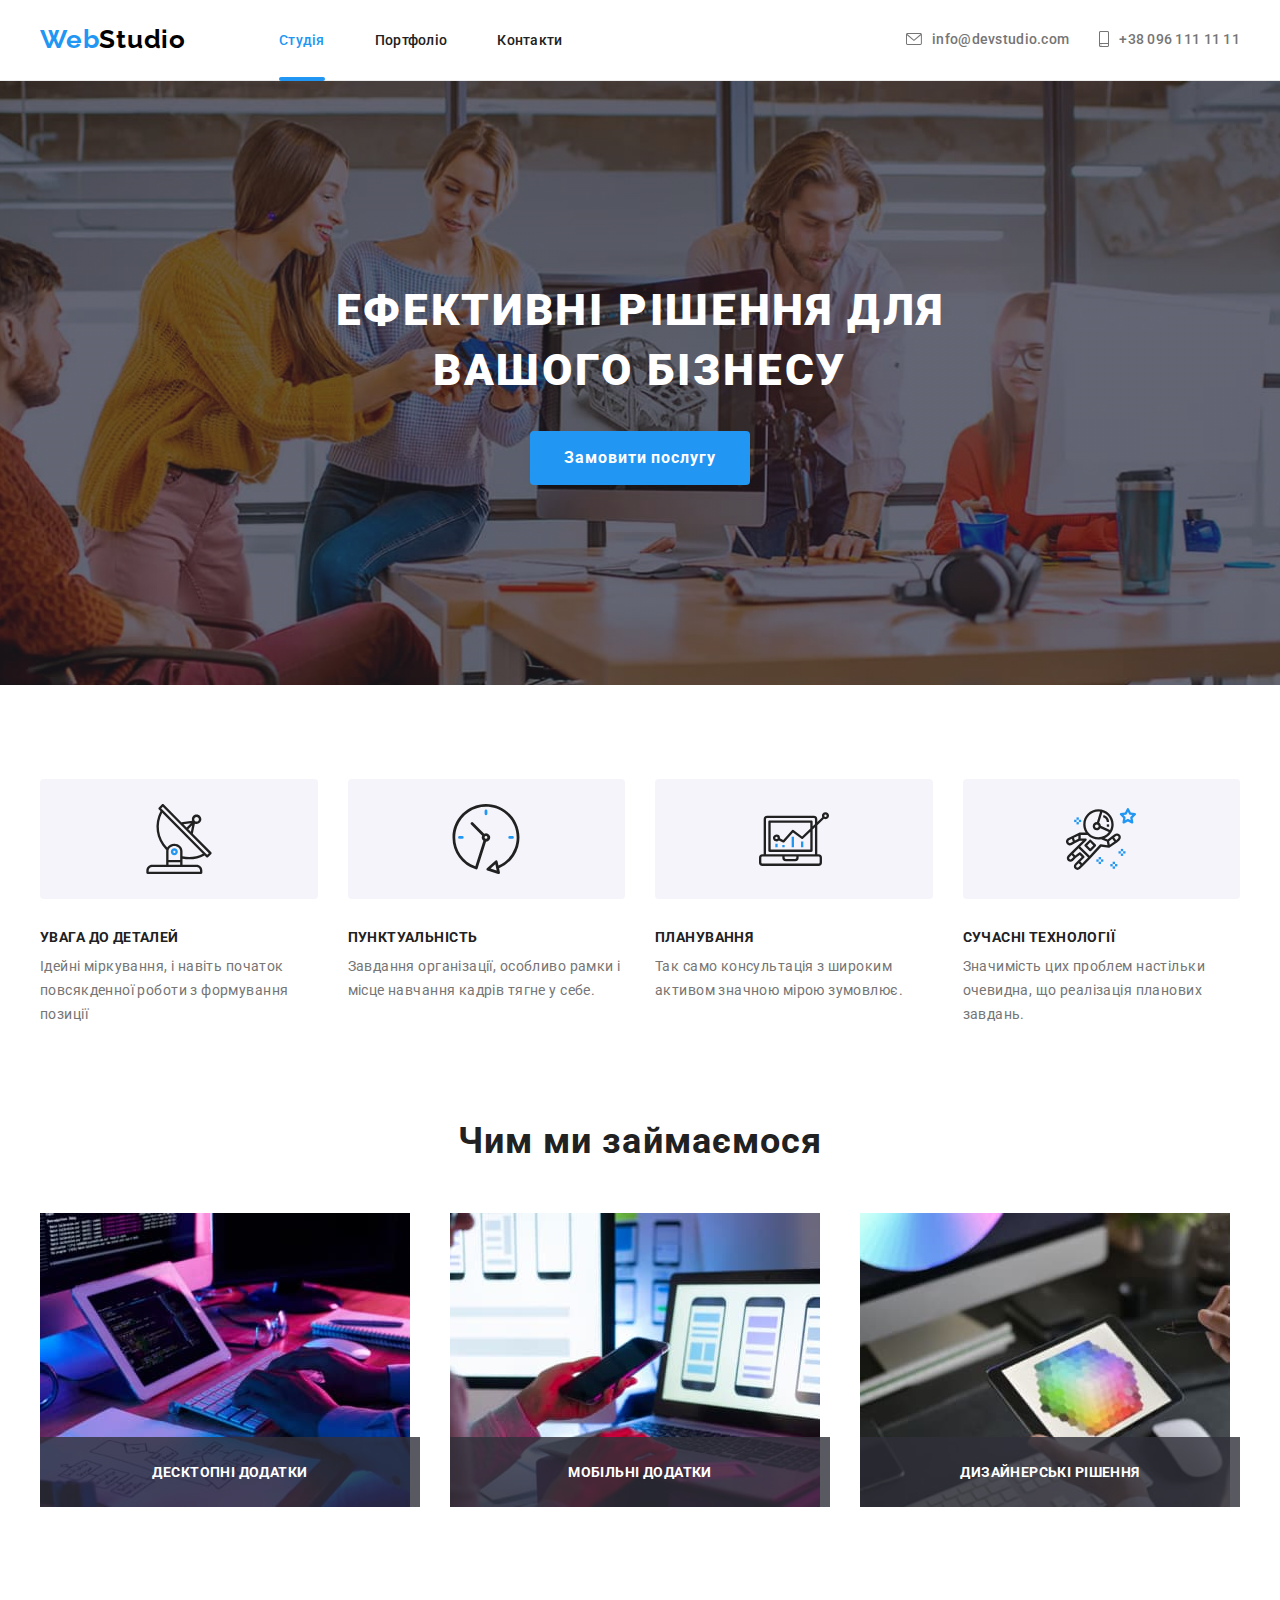
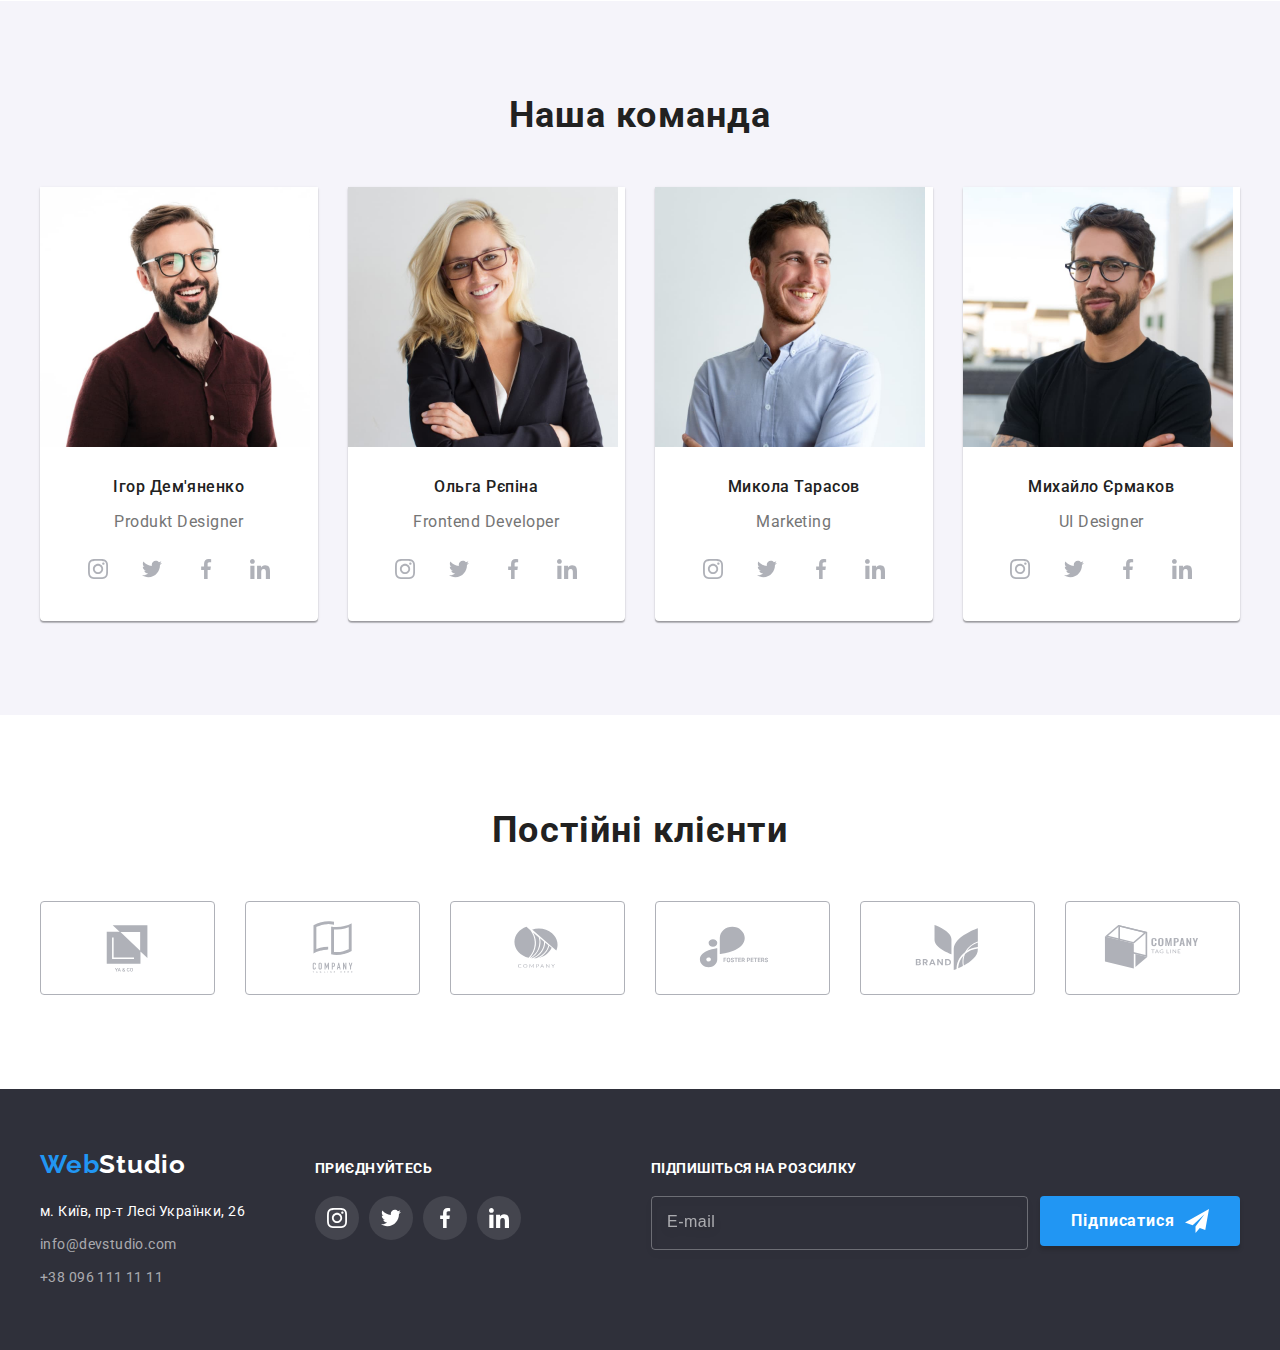
<file: index.html>
<!DOCTYPE html>
<html lang="uk">
  <head>
    <meta charset="UTF-8" >
    <meta http-equiv="X-UA-Compatible" content="IE=edge" >
    <meta name="viewport" content="width=device-width, initial-scale=1.0" >
    <title>Головна</title>
    <link rel="preconnect" href="https://fonts.googleapis.com" >
    <link rel="preconnect" href="https://fonts.gstatic.com" crossorigin >
    <link rel="stylesheet" href="https://fonts.googleapis.com/css2?family=Raleway:wght@700&family=Roboto:wght@400;500;700;900&display=swap">
    <link rel="stylesheet" href="https://cdnjs.cloudflare.com/ajax/libs/modern-normalize/1.1.0/modern-normalize.min.css" integrity="sha512-wpPYUAdjBVSE4KJnH1VR1HeZfpl1ub8YT/NKx4PuQ5NmX2tKuGu6U/JRp5y+Y8XG2tV+wKQpNHVUX03MfMFn9Q==" crossorigin="anonymous" referrerpolicy="no-referrer">
    <link rel="stylesheet" href="./css/styles.css" >
  </head>

  <body>
    <header class="header">
      <div class="container header-container">     
        <a href="#" lang="en" class="logo">Web<span class="logo-studio">Studio</span></a>
        <nav class="nav">       
        <ul class="header-nav list">
          <li><a class="link current" href="#">Студія</a></li>
          <li><a class="link" href="./portfolio.html">Портфоліо</a></li>
          <li><a class="link" href="#">Контакти</a></li>
        </ul>
        </nav>
        <ul class="auth-nav list">
          <li class="item-auth">            
            <a class="link-mail" href="mailto:info@devstudio.com">
              <svg class="icon-mail" width="16px" height="12px">
                <use href="./images/ikonky.svg#icon-envelope"></use>
              </svg>
              info@devstudio.com
            </a>
          </li>
          <li>
            <a class="link-tel" href="tel:+380961111111">
              <svg class="icon-tel" width="10" height="16">
                <use href="./images/ikonky.svg#icon-smartphone"></use>
              </svg>              
              +38 096 111 11 11
            </a>
          </li>
        </ul> 
      </div>
    </header> 
    <main>
      <section class="hero">
        <div class="container hero-container">          
          <h1 class="hero-title">Ефективні рішення для вашого бізнесу</h1>
          <button  type="button" class="button-hero" data-modal-open>Замовити послугу</button>
        </div>              
      </section>     
      <section class="section">
        <div class="container">
        <h2 style="visibility: hidden; font-size: 0px">Переваги</h2>       
          <ul class="list-section list">
            <li class="item-section icon-antenna">
              <h3 class="title-section">УВАГА ДО ДЕТАЛЕЙ</h3>
              <p class="text-section">
                Ідейні міркування, i навіть початок повсякденної роботи з
                формування позиції
              </p>
            </li>
            <li class="item-section icon-clock">
              <h3 class="title-section">ПУНКТУАЛЬНІСТЬ</h3>
              <p class="text-section">
              Завдання організації, особливо рамки i місце навчання кадрів тягне
              у себе.
              </p>
            </li>
            <li class="item-section icon-diagram">
              <h3 class="title-section">ПЛАНУВАННЯ</h3>
              <p class="text-section">
              Так само консультація з широким активом значною мірою зумовлює.
              </p>
            </li>
            <li class="item-section icon-astronaut">
              <h3 class="title-section">СУЧАСНІ ТЕХНОЛОГІЇ</h3>
              <p class="text-section">
                Значимість цих проблем настільки очевидна, що реалізація планових
                завдань.
              </p>
            </li>
          </ul>
        </div>        
      </section>
      <!-- Чим ми займаємось   -->
      <section class="section profile">        
        <div class="container">
          <h2 class="section-profile">Чим ми займаємося</h2> 
          <ul class="container-teams list">
            <li class="link-profile">
              <img src="./images/programer.jpg" alt="Програмування" width="370" height="294" >
              <p class="profile-text">Десктопні додатки</p>
            </li>
            <li class="link-profile">
              <img
                src="./images/developing-application.jpg" alt="Розробнка мобільних додатків"
                width="370"
                height="294">
                <p class="profile-text">Мобільні додатки</p>
              </li>
              <li class="link-profile">
                <img
                  src="./images/artist-webdesign.jpg"
                  alt="Веб дизайн"
                  width="370"
                  height="294">
                  <p class="profile-text">Дизайнерські рішення</p>
              </li>
            </ul>                   
        </div>        
      </section>
      <!-- Наша команда  -->     
      <section class="section teams">
        <div class="container">
          <h2 class="teams-title">Наша команда</h2>          
            <ul class="container-teams list">
              <li class="link-teams">
                <img
                  src="./images/demyanenko.jpg"
                  alt="Ігор Дем'яненко"
                  width="270"
                  height="260">
                <div class="teams-tetle">
                  <h3 class="section-teams">Ігор Дем'яненко</h3>
                  <p class="text-teams" lang="en">Produkt Designer</p>
                  <ul class="teams-list list">
                    <li class="teams-item">
                      <a class="teams-link" href="#">
                        <svg class="teams-icon" width="20" height="20">
                          <use href="./images/ikonky.svg#icon-instagram"></use>
                        </svg>
                      </a>                      
                    </li>
                    <li class="teams-item">
                      <a class="teams-link" href="#">
                        <svg class="teams-icon" width="20" height="20">
                          <use href="./images/ikonky.svg#icon-twitter"></use>
                        </svg>
                      </a>  
                    </li>
                    <li class="teams-item">
                      <a class="teams-link" href="#">
                        <svg class="teams-icon" width="20" height="20">
                          <use href="./images/ikonky.svg#icon-facebook"></use>
                        </svg>
                      </a>  
                    </li>
                    <li class="teams-item">
                      <a class="teams-link" href="#">
                        <svg class="teams-icon" width="20" height="20">
                          <use href="./images/ikonky.svg#icon-linkedin"></use>
                        </svg>
                      </a>
                    </li>
                  </ul>
                </div>               
              </li>
              <li class="link-teams">
                <img
                  src="./images/repina.jpg"
                  alt="Ольга Рєпіна"
                  width="270"
                  height="260">
                  <div class="teams-tetle">
                    <h3 class="section-teams">Ольга Рєпіна</h3>
                    <p class="text-teams" lang="en">Frontend Developer</p>
                    <ul class="teams-list list">
                      <li class="teams-item">
                        <a class="teams-link" href="#">
                          <svg class="teams-icon" width="20" height="20">
                            <use href="./images/ikonky.svg#icon-instagram"></use>
                          </svg>
                        </a>                      
                      </li>
                      <li class="teams-item">
                        <a class="teams-link" href="#">
                          <svg class="teams-icon" width="20" height="20">
                            <use href="./images/ikonky.svg#icon-twitter"></use>
                          </svg>
                        </a>  
                      </li>
                      <li class="teams-item">
                        <a class="teams-link" href="#">
                          <svg class="teams-icon" width="20" height="20">
                            <use href="./images/ikonky.svg#icon-facebook"></use>
                          </svg>
                        </a>  
                      </li>
                      <li class="teams-item">
                        <a class="teams-link" href="#">
                          <svg class="teams-icon" width="20" height="20">
                            <use href="./images/ikonky.svg#icon-linkedin"></use>
                          </svg>
                        </a>
                      </li>
                    </ul>
                  </div>                                 
              </li>
              <li class="link-teams">
                <img
                  src="./images/tarasov.jpg"
                  alt="Микола Тарасов"
                  width="270"
                  height="260">
                <div class="teams-tetle">
                  <h3 class="section-teams">Микола Тарасов</h3>
                  <p class="text-teams" lang="en">Marketing</p>
                  <ul class="teams-list list">
                    <li class="teams-item">
                      <a class="teams-link" href="#">
                        <svg class="teams-icon" width="20" height="20">
                          <use href="./images/ikonky.svg#icon-instagram"></use>
                        </svg>
                      </a>                      
                    </li>
                    <li class="teams-item">
                      <a class="teams-link" href="#">
                        <svg class="teams-icon" width="20" height="20">
                          <use href="./images/ikonky.svg#icon-twitter"></use>
                        </svg>
                      </a>  
                    </li>
                    <li class="teams-item">
                      <a class="teams-link" href="#">
                        <svg class="teams-icon" width="20" height="20">
                          <use href="./images/ikonky.svg#icon-facebook"></use>
                        </svg>
                      </a>  
                    </li>
                    <li class="teams-item">
                      <a class="teams-link" href="#">
                        <svg class="teams-icon" width="20" height="20">
                          <use href="./images/ikonky.svg#icon-linkedin"></use>
                        </svg>
                      </a>
                    </li>
                  </ul> 
                </div>
              </li>
              <li class="link-teams">
                <img
                  src="./images/yermakov.jpg"
                  alt="Михайло Єрмаков"
                  width="270"
                  height="260">
                <div class="teams-tetle">
                  <h3 class="section-teams">Михайло Єрмаков</h3>
                  <p class="text-teams" lang="en">UI Designer</p>
                  <ul class="teams-list list">
                    <li class="teams-item">
                      <a class="teams-link" href="#">
                        <svg class="teams-icon" width="20" height="20">
                          <use href="./images/ikonky.svg#icon-instagram"></use>
                        </svg>
                      </a>                      
                    </li>
                    <li class="teams-item">
                      <a class="teams-link" href="#">
                        <svg class="teams-icon" width="20" height="20">
                          <use href="./images/ikonky.svg#icon-twitter"></use>
                        </svg>
                      </a>  
                    </li>
                    <li class="teams-item">
                      <a class="teams-link" href="#">
                        <svg class="teams-icon" width="20" height="20">
                          <use href="./images/ikonky.svg#icon-facebook"></use>
                        </svg>
                      </a>  
                    </li>
                    <li class="teams-item">
                      <a class="teams-link" href="#">
                        <svg class="teams-icon" width="20" height="20">
                          <use href="./images/ikonky.svg#icon-linkedin"></use>
                        </svg>
                      </a>
                    </li>
                  </ul>                 
                </div>                
              </li>
            </ul>       
        </div>        
      </section>
      <!--                Наші клієнти                          -->
      <section class="section klient">
        <div class="container">
        <h2 class="klient-title">Постійні клієнти</h2>        
          <ul class="container-klient list">
            <li class="klient-list">
              <a class="klient-link" href="#">
                <svg  width="106px" height="60px">
                  <use class="klient-icon" href="./images/ikonky.svg#icon-groupyago"></use>
                </svg>
              </a>
            </li>
            <li class="klient-list">
              <a class="klient-link" href="#">
                <svg width="106px" height="60px">
                  <use class="klient-icon" href="./images/ikonky.svg#icon-grouptaglinehere"></use>
                </svg>
              </a>
            </li>
            <li class="klient-list">
              <a class="klient-link" href="#">
                <svg width="106px" height="60px">
                  <use class="klient-icon" href="./images/ikonky.svg#icon-groupcompany"></use>
                </svg>
              </a>              
            </li>
            <li class="klient-list">
              <a class="klient-link" href="#">
                <svg width="106px" height="60px">
                  <use class="klient-icon" href="./images/ikonky.svg#icon-groupfoster"></use>
                </svg>
              </a>
            </li>
            <li class="klient-list">
              <a class="klient-link" href="#">
                <svg width="106px" height="60px">
                  <use class="klient-icon" href="./images/ikonky.svg#icon-groupbrand"></use>
                </svg>
              </a>
            </li>
            <li class="klient-list">
              <a class="klient-link" href="#">
                <svg width="106px" height="60px">
                  <use class="klient-icon" href="./images/ikonky.svg#icon-grouptagline"></use>
                </svg>
              </a>
            </li>
          </ul>
        </div>
      </section>
    </main>
    <!--   FOOTER   -->
    <footer class="footer">
      <div class="container footer-container">
        <div class="footer-adres">
          <div class="container-logo">
            <a href="#" class="logofooter">Web<span class="logo-footer">Studio</span></a>
          </div>
          <address class="container-adres-footer">
          <ul class="footer-link list">
            <li> 
              <a class="item-footer" href="https://goo.gl/maps/GnvDtr7HdXRWNXp48" target="_blank" rel="noopener noreferrer">м. Київ, пр-т Лесі Українки, 26</a>
            </li>
            <li>
              <a class="link-mail-footer" href="mailto:info@devstudio.com">info@devstudio.com</a>
            </li>
            <li>
              <a class="link-tel-footer" href="tel:+380961111111">+38 096 111 11 11</a>
            </li>
          </ul>
          </address>
        </div>
        <div class="social">
          <span class="footer-internet-title">Приєднуйтесь</span>
          <ul class="social-list list">
            <li class="social-item">
              <a class="social-link" href="#">
                <svg class="social-icon" width="20" height="20">
                  <use href="./images/ikonky.svg#icon-instagram"></use>
                </svg>
              </a>                      
            </li>
            <li class="social-item">
              <a class="social-link" href="#">
                <svg class="social-icon" width="20" height="20">
                  <use href="./images/ikonky.svg#icon-twitter"></use>
                </svg>
              </a>  
            </li>
            <li class="social-item">
              <a class="social-link" href="#">
                <svg class="social-icon" width="20" height="20">
                  <use href="./images/ikonky.svg#icon-facebook"></use>
                </svg>
              </a>  
            </li>
            <li class="social-item">
              <a class="social-link" href="#">
                <svg class="social-icon" width="20" height="20">
                  <use href="./images/ikonky.svg#icon-linkedin"></use>
                </svg>
              </a>
            </li>
          </ul>          
        </div>
        <div>
          <p class="footer-subtitle">Підпишіться на розсилку</p>
          <form class="signup-field">
            <input class="signup-input"
            type="email"
            name="signup-form" 
            id="email"
            placeholder="E-mail">            
            <button class="signup-button" type="submit">Підписатися
            <svg class="sign-icon" width="24" height="24">
                <use href="./images/ikonky.svg#icon-send"></use>
              </svg>
            </button>
          </form>
        </div>
      </div>
    </footer>
    <div class="backdrop is-hidden" data-modal>      
      <div class="modal">        
        <form class="modal-form">
          <button type="button" class="button-modal" data-modal-close>
            <svg class="modal-icon-close" width="30" height="30">
              <use  href="./images/ikonky.svg#icon-close"></use>
            </svg>
          </button>            
          <p class="modal-title">Залиште свої дані, ми вам передзвонимо</p>
					<div class="modal-field">
						<label for="user-name" class="input-label">Ім'я</label>
            <div class="icon-input">
              <input type="text" name="user-name" class="modal-input" id="user-name" required>
						  <svg class="modal-icon" width="18" height="18">
							<use href="./images/ikonky.svg#icon-person"></use>
						</svg>
            </div>
						
					</div>
					<div class="modal-field">
						<label for="user-tel" class="input-label">Телефон</label>
            <div class="icon-input">              
						<input type="tel" name="user-tel" class="modal-input" id="user-tel" required>
						<svg class="modal-icon" width="18" height="18">
							<use href="./images/ikonky.svg#icon-phoneblac"></use>
						</svg>
            </div>
					</div>
					<div class="modal-field">
						<label for="user-email" class="input-label">Пошта</label>
            <div class="icon-input">
						  <input type="email" name="user-email" class="modal-input" id="user-email" required>
						  <svg class="modal-icon" width="18" height="18">
							  <use href="./images/ikonky.svg#icon-emailblack"></use>
						  </svg>
            </div>
					</div>
					<div class="modal-field">
						<label for="user-text" class="input-label">Коментар</label>
						<textarea name="user-text"
						 id="user-text" 
						 class="modal-comment" 
						 placeholder="Введіть текст"></textarea>
						<div class="modal-field">
							<input class="modal-check hidden" type="checkbox" name="policy" id="policy">
							<label for="policy" class="check-text">
								<span>
									<svg class="check-icon" width="16px" height="15px">
										<use href="./images/ikonky.svg#icon-iconcheck"></use>
									</svg>
								</span>
								Погоджуюся з розсилкою та приймаю <a class="input-policy">Умови договору</a>
							</label>
						</div>
            <div class="modal-input-button">
              <button class="input-button" type="submit">Відправити</button>
            </div>						
					</div>
				</form>
      </div>
    </div>
    <script src="./js/modal.js"></script>
  </body>
</html>
</file>
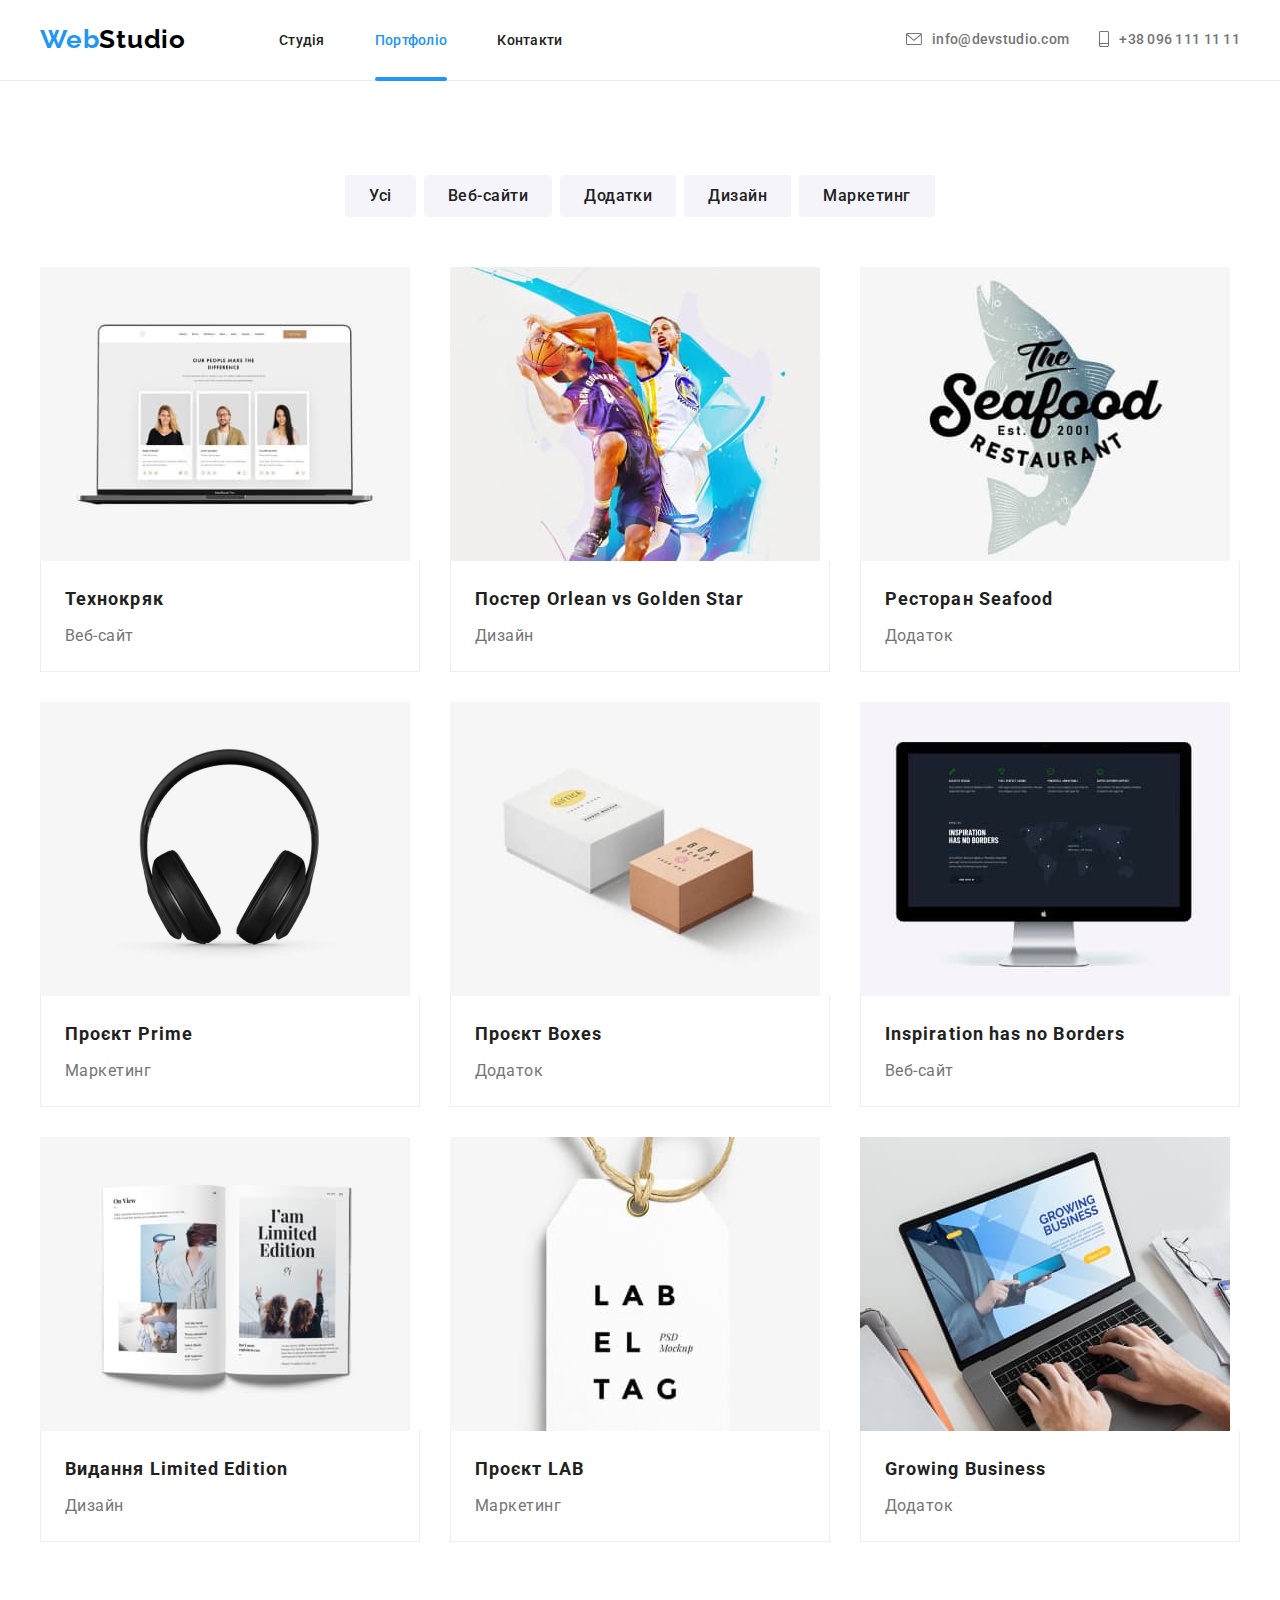
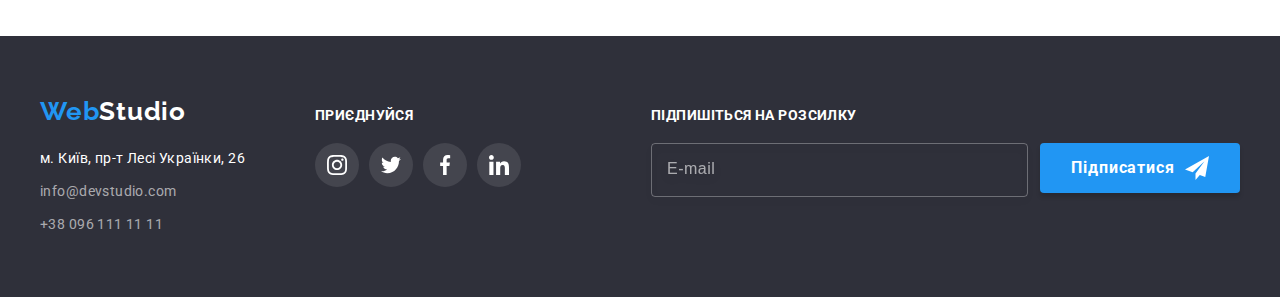
<file: portfolio.html>
<!DOCTYPE html>
<html lang="uk">
  <head>
    <meta charset="UTF-8">
    <meta http-equiv="X-UA-Compatible" content="IE=edge">
    <meta name="viewport" content="width=device-width, initial-scale=1.0">
    <title>Портфоліо</title>
    <link rel="preconnect" href="https://fonts.googleapis.com">
    <link rel="preconnect" href="https://fonts.gstatic.com" crossorigin>
    <link rel="stylesheet" href="https://fonts.googleapis.com/css2?family=Raleway:wght@700&family=Roboto:wght@400;500;700;900&display=swap">
    <link rel="stylesheet" href="https://cdnjs.cloudflare.com/ajax/libs/modern-normalize/1.1.0/modern-normalize.min.css" integrity="sha512-wpPYUAdjBVSE4KJnH1VR1HeZfpl1ub8YT/NKx4PuQ5NmX2tKuGu6U/JRp5y+Y8XG2tV+wKQpNHVUX03MfMFn9Q==" crossorigin="anonymous" referrerpolicy="no-referrer">
    <link rel="stylesheet" href="./css/styles.css">
  </head>

  <body>
    <header class="header">
      <div class="container header-container">
        <a href="#" lang="en" class="logo"
          >Web<span class="logo-studio">Studio</span></a
        >
        <nav class="nav">
          <ul class="header-nav list">
            <li><a class="link" href="./index.html">Студія</a></li>
            <li><a class="link current" href="#">Портфоліо</a></li>
            <li><a class="link" href="#">Контакти</a></li>
          </ul>
        </nav>
        <ul class="auth-nav list">
          <li class="item-auth">
            <a class="link-mail" href="mailto:info@devstudio.com">
              <svg class="icon-mail" width="16" height="12">
                <use href="./images/ikonky.svg#icon-envelope"></use>
              </svg>
              info@devstudio.com</a
            >
          </li>
          <li>
            <a class="link-tel" href="tel:+380961111111">
              <svg class="icon-tel" width="10" height="16">
                <use href="./images/ikonky.svg#icon-smartphone"></use>
              </svg>
              +38 096 111 11 11</a
            >
          </li>
        </ul>
      </div>
    </header>

    <main>
      <section class="section">
        <div class="container">
          <h1 style="visibility: hidden; font-size: 0px" lang="en">
            Portfolio
          </h1>
          <ul class="portfolio-filters list">
            <li>
              <button type="button" class="button-portfolio">Усі</button>
            </li>
            <li>
              <button type="button" class="button-portfolio">Веб-сайти</button>
            </li>
            <li>
              <button type="button" class="button-portfolio">Додатки</button>
            </li>
            <li>
              <button type="button" class="button-portfolio">Дизайн</button>
            </li>
            <li>
              <button type="button" class="button-portfolio">Маркетинг</button>
            </li>
          </ul>
          <ul class="items-portfolio list">
            <li class="link-portfolio">              
              <a href="" class="portfolio-img">
                <div class="overlay">
                  <img src="./images/portfolio1.jpg" alt="Технократ" width="370" height="294">
                  <p class="portfolio-text">
                    Ресурс пропонує комплексні пропозиції з різним рівнем функціоналу та сервісів. Все це дозволить відвідувачу отримати вичерпні відомості про компанію чи приватну особу
                  </p>
                </div>            
                <div class="tetle-portfolio">
                  <h2 class="section-portfolio">Технокряк</h2>
                  <p class="text-portfolio">Веб-сайт</p>
                </div>
              </a>
            </li>
            <li class="link-portfolio">
              <a href="" class="portfolio-img">
                <div class="overlay">
                  <img src="./images/portfolio2.jpg" alt="Постер New Orlean vs Golden Star" width="370" height="294">
                  <p class="portfolio-text">
                    Ресурс пропонує комплексні пропозиції з різним рівнем функціоналу та сервісів. Все це дозволить відвідувачу отримати вичерпні відомості про компанію чи приватну особу
                  </p>
                </div>      
                <div class="tetle-portfolio">
                  <h2 class="section-portfolio">Постер <span lang="en">Orlean vs Golden Star</span>
                  </h2>
                  <p class="text-portfolio">Дизайн</p>
                </div>
              </a>
            </li>
            <li class="link-portfolio">
              <a href="" class="portfolio-img">
                <div class="overlay">
                  <img src="./images/portfolio-restoran.jpg" alt="Ресторан Seafood" width="370" height="294">
                  <p class="portfolio-text">
                    Ресурс пропонує комплексні пропозиції з різним рівнем функціоналу та сервісів. Все це дозволить відвідувачу отримати вичерпні відомості про компанію чи приватну особу
                  </p>
                </div>                
                <div class="tetle-portfolio">
                  <h2 class="section-portfolio">
                    Ресторан <span lang="en">Seafood</span>
                  </h2>
                  <p class="text-portfolio">Додаток</p>
                </div>
              </a>
            </li>
            <li class="link-portfolio">
              <a href="" class="portfolio-img">
                <div class="overlay">
                  <img src="./images/portfolio-2.jpg" alt="Проєкт Prime" width="370" height="294">                  
                  <p class="portfolio-text">
                    Ресурс пропонує комплексні пропозиції з різним рівнем функціоналу та сервісів. Все це дозволить відвідувачу отримати вичерпні відомості про компанію чи приватну особу
                  </p>
                </div>                
                <div class="tetle-portfolio">
                  <h2 class="section-portfolio">
                    Проєкт <span lang="en">Prime</span>
                  </h2>
                  <p class="text-portfolio">Маркетинг</p>
                </div>
              </a>
            </li>
            <li class="link-portfolio">
              <a href="" class="portfolio-img">
                <div class="overlay">
                  <img src="./images/portfolio5.jpg" alt="Проєкт Boxes" width="370" height="294">
                  <p class="portfolio-text">
                    Ресурс пропонує комплексні пропозиції з різним рівнем функціоналу та сервісів. Все це дозволить відвідувачу отримати вичерпні відомості про компанію чи приватну особу
                  </p>
                </div>                
                <div class="tetle-portfolio">
                  <h2 class="section-portfolio">
                    Проєкт <span lang="en">Boxes</span>
                  </h2>
                  <p class="text-portfolio">Додаток</p>
                </div>
              </a>
            </li>
            <li class="link-portfolio">
              <a href="" class="portfolio-img">
                <div class="overlay">
                  <img src="./images/monitor.jpg" alt="Inspiration has no Borders" width="370" height="294">
                  <p class="portfolio-text">
                    Ресурс пропонує комплексні пропозиції з різним рівнем функціоналу та сервісів. Все це дозволить відвідувачу отримати вичерпні відомості про компанію чи приватну особу
                  </p>
                </div>                
                <div class="tetle-portfolio">
                  <h2 class="section-portfolio" lang="en">
                    Inspiration has no Borders
                  </h2>
                  <p class="text-portfolio">Веб-сайт</p>
                </div>
              </a>
            </li>
            <li class="link-portfolio">
              <a href="" class="portfolio-img">
                <div class="overlay">
                  <img src="./images/portfolio7.jpg" alt="Видання Limited Edition" width="370" height="294">
                  <p class="portfolio-text">
                    Ресурс пропонує комплексні пропозиції з різним рівнем функціоналу та сервісів. Все це дозволить відвідувачу отримати вичерпні відомості про компанію чи приватну особу
                  </p>
                </div>                
                <div class="tetle-portfolio">
                  <h2 class="section-portfolio">
                    Видання <span lang="en">Limited Edition</span>
                  </h2>
                  <p class="text-portfolio">Дизайн</p>
                </div>
              </a>
            </li>
            <li class="link-portfolio">
              <a href="" class="portfolio-img">
                <div class="overlay">
                  <img src="./images/portfolio8.jpg" alt="Проєкт LAB" width="370" height="294">
                  <p class="portfolio-text">
                    Ресурс пропонує комплексні пропозиції з різним рівнем функціоналу та сервісів. Все це дозволить відвідувачу отримати вичерпні відомості про компанію чи приватну особу
                  </p>
                </div>         
                <div class="tetle-portfolio">
                  <h2 class="section-portfolio">
                    Проєкт <span lang="en">LAB</span>
                  </h2>
                  <p class="text-portfolio">Маркетинг</p>
                </div>
              </a>
            </li>
            <li class="link-portfolio">
              <a href="" class="portfolio-img">
                <div class="overlay">
                  <img src="./images/2910404.jpg" alt="Growing Business" width="370" height="294">
                  <p class="portfolio-text">
                    Ресурс пропонує комплексні пропозиції з різним рівнем функціоналу та сервісів. Все це дозволить відвідувачу отримати вичерпні відомості про компанію чи приватну особу
                  </p>
                </div>               
                <div class="tetle-portfolio">
                  <h2 class="section-portfolio" lang="en">Growing Business</h2>
                  <p class="text-portfolio">Додаток</p>
                </div>
              </a>
            </li>
          </ul>
        </div>
      </section>
    </main>
    <footer class="footer">
      <div class="container footer-container">
        <div class="footer-adres">
          <div class="container-logo">
            <a href="#" class="logofooter">
              Web<span class="logo-footer">Studio</span>
            </a>
          </div>
          <address class="container-adres-footer">
            <ul class="footer-link list">
              <li> 
                <a class="item-footer" href="https://goo.gl/maps/GnvDtr7HdXRWNXp48" target="_blank" rel="noopener noreferrer">м. Київ, пр-т Лесі Українки, 26</a>
              </li>
              <li>
                <a class="link-mail-footer" href="mailto:info@devstudio.com"
                  >info@devstudio.com
                </a>
              </li>
              <li>
                <a class="link-tel-footer" href="tel:+380961111111">
                  +38 096 111 11 11
                </a>
              </li>
            </ul>
          </address>
        </div>
        <div class="social">
          <span class="footer-internet-title">Приєднуйся</span>
          <ul class="social-list list">
            <li class="social-item">
              <a class="social-link" href="#">
                <svg class="social-icon" width="20" height="20">
                  <use href="./images/ikonky.svg#icon-instagram"></use>
                </svg>
              </a>
            </li>
            <li class="social-item">
              <a class="social-link" href="#">
                <svg class="social-icon" width="20" height="20">
                  <use href="./images/ikonky.svg#icon-twitter"></use>
                </svg>
              </a>
            </li>
            <li class="social-item">
              <a class="social-link" href="#">
                <svg class="social-icon" width="20" height="20">
                  <use href="./images/ikonky.svg#icon-facebook"></use>
                </svg>
              </a>
            </li>
            <li class="social-item">
              <a class="social-link" href="#">
                <svg class="social-icon" width="20" height="20">
                  <use href="./images/ikonky.svg#icon-linkedin"></use>
                </svg>
              </a>
            </li>
          </ul>
        </div>
        <div>
          <p class="footer-subtitle">Підпишіться на розсилку</p>
          <form class="signup-field">
            <input class="signup-input"
            type="email"
            name="signup-form" 
            id="email"
            placeholder="E-mail">            
            <button class="signup-button" type="submit">Підписатися
            <svg class="sign-icon" width="24" height="24">
                <use href="./images/ikonky.svg#icon-send"></use>
              </svg>
            </button>
          </form>
        </div>
      </div>
    </footer>
  </body>
</html>
</file>
<file: css/styles.css>
:root{
    --primary-text-color: #757575;
    --title-text-color: #212121;
    --accent-color: #2196F3;
    --primary--white-color: #FFFFFF;
    --button-active-color: #188CEB; 
    --iconka-links: #AFB1B8;
    --tran: 250ms cubic-bezier(0.4, 0, 0.2, 1);
    
}

h1,
h2,
h3,
h4,
h5,
h6,
p {
    margin: 0;
}

img {
    display: block;
}

body{    
    font-family: 'Roboto', sans-serif;
    background-color: var(--primary--white-color);
    color: var(--primary-text-color);
    margin: 0;    
}




.list {
    list-style: none;
    margin: 0;
    padding: 0;
}


.container {     
    width: 1200px;
    padding-left: 15px;
    padding-right: 15px;
    margin: 0 auto;
    /*outline: 2px solid red; */ 
}

   


/*-------------header-nav--------------*/

.header {    
    align-items: center;
    margin:0 auto;
    padding-top: 24px;
    padding-bottom: 25px;
    border-bottom: 1px solid #ECECEC;
}



.logo {
    display: block;    
    font-family: 'Raleway';
    font-style: normal;
    font-weight: 700;
    font-size: 26px;
    line-height: 1.1923;
    letter-spacing: 0.03em;
    color: var(--accent-color);
    text-decoration: none;
    margin-right: 93px;
        
}

.logo-studio {
    font-family: 'Raleway';
    font-style: normal;
    font-weight: 700;
    font-size: 26px;
    line-height: 1.1923;
    letter-spacing: 0.03em;
    color: #000000;
}

.nav{ 
    display: flex;   

}

.header-container {
    display: flex;
    align-items: center;
    /*justify-content: center;*/
}

.header-nav{ 
    display: flex;
    align-items: center;
    margin-right: auto;
    gap: 50px;
}
 



.auth-nav {
    display: flex;
    padding: 0;
    margin: 0;
    align-items: center;
    gap: 30px;
    margin-left: auto;      
}

.item-auth{
    display: flex;
    align-items: center;
}


       


.header-nav a,
.auth-nav a,
.footer .link-mail,
.footer .link-tel {
    text-decoration: none;
}

.header-nav .link {
    position: relative;
    padding: 32px 0;
    font-weight: 500;
    font-size: 14px;
    line-height: 1.1428;
    letter-spacing: 0.02em;
    color: var(--title-text-color);
    transition: color var(--tran);
}

.header-nav .link:hover,
.header-nav .link:focus,
.header-nav .link.current {
    color: var(--accent-color);    
}



.current::after{
    content:'';
    position: absolute;
    display: block;
    width: 100%;
    height: 4px; 
    bottom: -1px; 
    left: 0;
    background-color: var(--accent-color);    
    border-radius: 2px;
    transition: background-color var(--tran);    
 }

   


/*.curent{
    background-image: url(../images/ikonky.svg#icon-hover);
}*/
/* .header-nav .link:active {
    color: #000000;
}
 */


.link-mail { 
    display: flex;
    align-items: center;   
    font-weight: 500;
    font-size: 14px;
    line-height: 1.1428;
    letter-spacing: 0.02em;
    color: var(--primary-text-color);
    transition: color var(--tran);
    
}

.link-mail:hover,
.link-mail:focus{
    color: var(--accent-color);
}


.icon-mail{
    align-items: center;
    justify-content: center;
}

.icon-mail {
    margin-right: 10px;
    fill: currentColor;
}

.link-tel {
    display: flex;
    font-style: normal;
    font-weight: 500;
    font-size: 14px;
    line-height: 1.1428;
    letter-spacing: 0.02em;
    text-transform: uppercase;
    color: var(--primary-text-color);
    transition: color var(--tran);
}

.icon-tel{
    align-items: center;
    justify-content: center;
}

.icon-tel {
    margin-right: 10px;
    fill: currentColor;
}

/* .link-tel::before{
    content: "";
    width: 10px;
    height: 16px;
    display: block;
    background-image: url(../images/smartphone.svg);
    background-repeat: no-repeat;
    align-items: center;
    margin-right: 10px;
}
 */


.auth-nav .link-tel:hover ,
.auth-nav .link-tel:focus {
    color: var(--accent-color);
}
    


/*-----------------------Header--------------------*/









/*--------------Hero-------------*/
.hero {
    max-width: 1600px;
    background-size: cover;
    margin: 0 auto;
    background-color: #2F303A;
    background-image: linear-gradient(
        rgba(47, 48, 58, 0.4),
        rgba(47, 48, 58, 0.4)
        ),
    url(../images/header-img.jpg);
    background-repeat: no-repeat;
    background-position: center;
    text-align: center;    
    padding-top: 200px;
    padding-bottom: 200px;              
} 

.hero-container{    
    align-items: center;

}

.hero-title{    
    width: 693px;
    font-weight: 900;
    font-size: 44px;
    line-height: 1.3636;
    letter-spacing: 0.06em;
    text-transform: uppercase;
    align-items: center; 
    color: #FFFFFF;    
    margin:0 auto;
    margin-bottom:  30px;
}



 .button-hero {
    font-family: 'Roboto';
    font-style: normal;
    font-weight: 700;
    font-size: 16px;
    line-height: 1.8750;   
    align-items: center;
    letter-spacing: 0.06em;
    border-color: transparent;
    border-radius: 4px;
    background-color: var(--accent-color);
    color: var(--primary--white-color); 
    cursor: pointer ;    
    padding: 10px 32px;
    transition: background-color var(--tran), color var(--tran);
}


.button-hero:hover,
.button-hero:focus {   
   background-color: var(--button-active-color);
}


 .hidden {
	color: rgba(0, 0, 0, 0);
	position: absolute;
	width: 1px;
	height: 1px;
	margin: -1px;
	border: 0;
	padding: 0;
	white-space: nowrap;
	clip-path: inset(100%);
	clip: rect(0 0 0 0);
	overflow: hidden;
} 





.section-title {
    font-weight: 700;
    font-size: 36px;
    line-height: 1.166;
    text-align: start;
    letter-spacing: 0.03em;
    color: var(--title-text-color);
}

.title-section {
    font-weight: 700;
    font-size: 14px;
    line-height: 1.1428;
    letter-spacing: 0.03em;
    text-transform: uppercase; 
    justify-content: start;                                         
    color: var(--title-text-color);
    margin-bottom: 10px;
}

.text-section {
    font-weight: 400;
    font-size: 14px;
    line-height: 1.7142;   
    letter-spacing: 0.03em;    
    color: var(--primary-text-color);
}

/*---------------Переваги---------------*/

.section,
.portfolio {
    padding: 94px 0;
}



.list-section {
    display: flex;
    align-items: start;
    gap: 30px;
}


.item-section {
    display: block;
    flex-basis: calc((100% - 90px) / 4);
}

.item-section::before{
    display: block;   
    content: "";      
    height: 120px;
    background: #F5F4FA;
    border-radius: 4px;    
    background-repeat: no-repeat;
    background-size: 70px 70px;
    background-position: center;
    margin-bottom: 30px;
}

.icon-antenna::before{
    background-image: url(../images/antenna.svg);
}
.icon-clock::before{
    background-image: url(../images/clock.svg);
}
.icon-diagram::before{
    background-image: url(../images/diagram.svg);
}
.icon-astronaut::before{
    background-image: url(../images/astronaut.svg);
}
/*--------------Чим ми займаємось--------------*/
.profile {
    padding-top: 0;   
}


.section-profile {
    font-weight: 700;
    font-size: 36px;
    line-height: 1.166;
    text-align: center;
    letter-spacing: 0.03em;
    color: var(--title-text-color);    
    margin-bottom: 50px ;
}

 

.container-profile {
    display: flex;
    align-items: start;
    gap: 30px;
    padding-bottom: 94px;
}


.link-profile {
    display: block;
    flex-basis: calc((100% - 60px) / 3);
    position: relative;
}

.profile-text{
    position: absolute;
    display: flex;
    justify-content: center;
    align-items: center;
    left: 0;
    bottom: 0;
    width: 100%;
    height: 70px;
    font-style: normal;
    font-weight: 700;
    font-size: 14px;
    line-height: 1.1428;
    text-align: center;
    letter-spacing: 0.03em;
    text-transform: uppercase;
    color: var(--primary--white-color);
    background-color: rgba(47, 48, 58, 0.8);

}

/*---------------Наша команда---------------*/
.teams {
    background: #F5F4FA;
}

.teams-title {
    font-weight: 700;
    font-size: 36px;
    line-height: 1.166;
    text-align: center;
    letter-spacing: 0.03em;   
    color: var(--title-text-color);
    margin-bottom: 50px;   
}

.container-teams {
    display: flex;
    align-items: start;
    gap: 30px;
}
.link-teams {
    background: #FFFFFF;    
    box-shadow: 0px 1px 3px rgba(0, 0, 0, 0.12), 0px 1px 1px rgba(0, 0, 0, 0.14), 0px 2px 1px rgba(0, 0, 0, 0.2);
    border-radius: 0px 0px 4px 4px;    
    display: block;
    flex-basis: calc((100% - 90px) / 4);
}

.section-teams {
    font-style: normal;
    font-weight: 500;
    font-size: 16px;
    line-height: 1.1875;
    text-align: center;
    letter-spacing: 0.03em;
    color: var(--title-text-color);    
    margin-bottom: 10px;
}
.teams-tetle{
    padding: 30px 0;
}

.text-teams {
    font-style: normal;
    font-weight: 400;
    font-size: 16px;
    line-height: 1.1875;
    text-align: center;
    letter-spacing: 0.03em;
    color: var(--primary-text-color);
    margin: 16px;
}

.teams-list{
    display: flex;
    justify-content: center;
    gap: 10px;
}

.teams-item{
    width: 44px;
    height: 44px;
}

.teams-link{
    width: 100%;
    height: 100%;
    background-color:var(--primary--white-color);
    border-radius: 50%;
    display: flex;
    align-items: center;
    justify-content: center;
    transition: fill var(--tran), background-color var(--tran);
}

.teams-icon{
    fill: var(--iconka-links);
    transition: fill var(--tran);
}

.teams-icon:hover,
.teams-icon:focus{
    fill:var(--primary--white-color);
}

.teams-link:hover,
.teams-link:focus{
    background-color: var(--accent-color);
}

.teams-link:hover .teams-icon,
.teams-link:focus .teams-icon{
    fill:var(--primary--white-color);
}


/*----------------------Наші клієнти----------------------*/

.klient-title {
    font-style: normal;
    font-weight: 700;
    font-size: 36px;
    line-height: 1.1666;
    text-align: center;
    letter-spacing: 0.03em;    
    color: var(--title-text-color);
    margin-bottom: 50px;    
}


.container-klient {
    display: flex;
    align-items: center;
    justify-content: center;
    gap: 30px;    
}  
    
.klient-list{
    flex-basis: calc((100% - 150px) / 6);
}

.klient-link{
    display: flex;
    justify-content: center;
    align-items: center;
    height: 92px;
    color: #AFB1B8;
    border-radius: 4px;
    border: 1px solid  #AFB1B8;
    transition: color var(--tran), border var(--tran);
} 

.klient-link:hover,
.klient-link:focus {
    color: #2196F3;
    border: 1px solid #2196F3;
}

.klient-icon{
fill: currentColor;
}
/*---------------Footer-------------------*/

.footer {
    /*max-width: 1600px;
    height: 252px;
    margin: 0 auto ;*/   
    background-color:#2F303A;
    padding: 60px 0;
    
}

.footer-container {
    display: flex;
    align-items: baseline;     
}

.footer-adres{
    margin-right: 70px;
}



.container-logo{    
    display: block;
    margin-top: 0;
    margin-bottom: 20px;   
}

/*
.container-adres-footer{    
   
}*/

.logofooter {
    /*display: inline-block;*/
    /*width: 145px;*/
    font-family: 'Raleway';
    font-style: normal;
    font-weight: 700;
    font-size: 26px;
    line-height: 1.1923;
    letter-spacing: 0.03em;
    color: var(--accent-color);
    text-decoration: none;    
}


.logo-footer {
    font-family: 'Raleway';
    font-style: normal;
    font-weight: 700;
    font-size: 26px;
    line-height: 1.1923;
    letter-spacing: 0.03em;
    color: var(--primary--white-color);
    margin-top: 60px;

}

.footer-link li:not(:last-child){
    margin-bottom: 9px;    
}


.item-footer {
    display: inline-block;
    font-weight: 400;
    font-style: normal;
    font-size: 14px;    
    line-height: 1.7142;
    letter-spacing: 0.03em;
    color: var(--primary--white-color);
    text-decoration: none;
    transition: color var(--tran);   
}

.item-footer:hover,
.item-footer:focus{
    color: var(--button-active-color);
}



.link-mail-footer {
    display: inline-block;
    font-weight: 400;
    font-style: normal;
    font-size: 14px;
    line-height: 1.7142;
    letter-spacing: 0.03em;
    text-decoration: none;  
    color: rgba(255, 255, 255, 0.6);
    transition: color var(--tran);     
} 

.link-mail-footer:hover,
.link-mail-footer:focus{
    color: var(--button-active-color);
}


.link-tel-footer {
    font-weight: 400;
    font-style: normal;
    font-size: 14px;
    line-height: 1.7142;
    letter-spacing: 0.03em;
    text-decoration: none;
    color: rgba(255, 255, 255, 0.6);
    transition: color var(--tran);
    
}

.link-tel-footer:hover,
.link-tel-footer:focus {
    color: var(--button-active-color);
}

/*--------------Соціалка Footera---------------*/



.social{
   margin-right: auto;
}


.footer-internet{
    display: blok;
}

.footer-internet-title{
    display: block;    
    margin-bottom: 20px;    
    font-style: normal;
    font-weight: 700;
    font-size: 14px;
    line-height: 1.1428;
    letter-spacing: 0.03em;
    text-transform: uppercase;
    color: var(--primary--white-color);
   
}

.footer-internet-link{ 
    display: flex;
   
}

/* міняєм ul  team - list na social-list---*/
.social-list{ 
    display: flex;
    justify-content: center;
    gap: 10px;
}

/* міняєм li  team - item  na social-item---*/

.social-item{
    width: 44px;
    height: 44px;
}

/* міняєм a   team - linl  na social-link---*/

.social-link{
    width: 100%;
    height: 100%;
    background-color: rgba(255, 255, 255, 0.1);
    border-radius: 50%;
    display: flex;
    align-items: center;
    justify-content: center;
    transition: background-color var(--tran);
}


.social-link:hover,
.social-link:focus{
    background-color: var(--accent-color);
}

.social-link:hover .teams-icon,
.social-link:focus .teams-icon{
    fill:var(--primary--white-color);
}

.social-icon{
    fill: var(--primary--white-color);
}
.social-icon:hover,
.social-icon:focus{
    fill:var(--primary--white-color);
}

.footer-subtitle{    
    font-style: normal;
    font-weight: 700;
    font-size: 14px;
    line-height: 1.1428;
    letter-spacing: 0.03em;
    margin-bottom: 20px;
    text-transform: uppercase;
    color: var(--primary--white-color);
}

.signup-field{
    /*position: relative;*/
    display: flex;
    gap: 12px;
}

.signup-input {
    width: 358px;
    height: 50px;    
    background-color: transparent;
    border: 1px solid rgba(255, 255, 255, 0.3);
    filter: drop-shadow(0px 4px 4px rgba(0, 0, 0, 0.15));
    border-radius: 4px;    
    color: var(--primary--white-color);
    padding-left: 15px;
    
  }

  .signup-input::placeholder {
    font-size: 16px;
	line-height: 1.25;
	letter-spacing: 0.03em;
    color: rgba(255, 255, 255, 0.6);
  }

.signup-input:hover,
.signup-input:focus {
    border-color: var(--button-active-color);
}

.signup-input:focus {
    outline: var(--button-active-color);
}


.signup-button {
    display: flex;
    align-items: center;
    justify-content: center;
    min-width: 200px;
    height: 50px;
    margin: 0;    
    background: var(--accent-color);
    box-shadow: 0px 4px 4px rgba(0, 0, 0, 0.15);
    border-radius: 4px;
    border: transparent;    
    font-family: inherit;
    font-weight: 700;
    font-size: 16px;
    line-height: 1.875;
    cursor: pointer;
    text-align: center;
    letter-spacing: 0.06em;
    color: var(--primary--white-color);
    transition: background-color var(--tran);
  }


  .signup-button:hover,
  .signup-button:focus {   
     background-color: var(--button-active-color);
  }

.sign-icon {
    margin-left: 10px;    
    width: 24px;
    height: 24px;
    fill: currentColor;
  }
/*----------------Модалка----------------*/

/* align-self: auto; */
    /* margin-top: 13px; */

.is-hidden{
    opacity: 0;
    visibility: hidden;
    pointer-events: none;
} 

.backdrop{
    position: fixed;
    top: 0;
    left: 0;
    width: 100%;
    height: 100%;
    background-color: rgba(0, 0, 0, 0.2);
    transition: opacity var(--tran);   
}

.modal{
    position: absolute;
    top: 50%;
    left: 50%;
    transform: translate(-50%, -50%);    
    width: 528px;
    box-shadow: 0px 1px 3px rgba(0, 0, 0, 0.12), 0px 1px 1px rgba(0, 0, 0, 0.14), 0px 2px 1px rgba(0, 0, 0, 0.2);
	border-radius: 4px;
    padding: 40px;
    background-color: var(--primary--white-color);

}



.button-modal{
    position: absolute;
    display: flex;
    top: 8px;
    right: 8px;
    width: 30px;
    height: 30px;
    justify-content: center;
    align-items: center;
    border: 1px solid rgba(0, 0, 0, 0.1);
    border-radius: 50%;
    cursor: pointer;
    background-color: #FFFFFF;
    transition: color var(--tran), background-color var(--tran); 
}



.button-modal:hover .modal-icon-close,
.button-modal:focus .modal-icon-close{
    fill: var(--button-active-color);
}

    

.modal-title{
    font-weight: 700;
	font-size: 20px;
	line-height: 1.15;
	text-align: center;
	letter-spacing: 0.03em;
	margin-bottom: 12px;
	color: var(--title-text-color);
}


.modal-field {
	position: relative;
}

.modal-field:not(:last-child){
    margin-bottom: 10px;    
}

.icon-input{
    position: relative;
}

.modal-icon {
    position: absolute;
    top: 50%;
    transform: translateY(50%);
	left: 12px;
    top: 0px;
}

.input-label {
    display: block;
	font-weight: 400;
    font-size: 12px;
    line-height: 1.1667;
    letter-spacing: 0.01em;
    color: var(--primary-text-color);
    margin-bottom: 4px;
}


.check-text {
	font-size: 14px;
	line-height: 1.7;
	letter-spacing: 0.03em;
	color: var(--primary-text-color);
	display: flex;
	align-items: center;
    justify-content: center;
}


.check-text span {
	width: 16px;
	height: 15px;
	background: var(--primary--white-color);
	border: 2px solid var(--title-text-color);
	border-radius: 2px;
	margin-right: 7px;
	display: flex;
	align-items: center;
	justify-content: center;
	fill: transparent;
}
.modal-check {
    font-size: 12px;
}

.modal-check:checked + .check-text span {
	background-color: var(--accent-color);
	border: none;
	fill: var(--primary--white-color);
	
}
.modal-check:focus + .check-text span {
	border-color: var(--accent-color);
}

.input-policy {	
	letter-spacing: 0.03em;
	font-size: 14px;
	line-height: 1.7;
	text-decoration: underline;
    color: var(--accent-color);
	margin-left: 5px;
    
}

.modal-input {
    font-size: 12px;
	width: 100%;
	height: 40px;
	margin-top: 0px;
	border-radius: 5px;
	border: 1px solid rgba(33, 33, 33, 0.2);
	border-radius: 4px;
	padding-left: 42px;
	color: var(--title-text-color);
	outline: transparent;
}
.modal-input:focus {
	border-color: var(--accent-color);
}

.modal-input:focus + .modal-icon {
	fill: var(--accent-color);

}

.modal-comment {
    font-size: 12px;    
	width: 100%;
	height: 120px;
	border: 1px solid rgba(33, 33, 33, 0.2);
	border-radius: 4px;
	resize: none;
	padding: 16px 12px;
	margin-bottom: 20px;	
}


.modal-comment:hover,
.modal-comment:focus{
outline-color: var(--accent-color);
}

.modal-comment::placeholder {
	font-weight: 400;
    font-size: 12px;	
	line-height: 1.1667;
	letter-spacing: 0.01em;
	color: rgba(117, 117, 117, 0.5);
}

.modal-input-button{
    display: flex;
    align-items: center;
    justify-content: center;
    margin-top: 30px;
}

.input-button {
	width: 200px;
	height: 50px;
	font-weight: 700;
	font-size: 16px;
	line-height: 1.8;
	box-shadow: 0px 4px 4px rgba(0, 0, 0, 0.15);
	border-radius: 4px;
    border-color: transparent;
    align-items: center;
	letter-spacing: 0.06em;
    margin: 0 auto;
	color: var(--primary--white-color);
	background-color: var(--accent-color);
	cursor: pointer;
}
.input-button:hover,
.input-button:focus {
	background-color: var(--button-active-color);
	color: var(--primary--white-color);
	transition: color 250ms cubic-bezier(0.4, 0, 0.2, 1), background-color 250ms cubic-bezier(0.4, 0, 0.2, 1),
		box-shadow 250ms cubic-bezier(0.4, 0, 0.2, 1);
}
















/*--     Potrfoliuo    --*/

.container-filter-portfolio {
    padding-bottom: 16px;
}


.container-portfolio {
    padding-top: 34px;
}


.button-portfolio {
    font-family: 'Roboto';
    font-style: normal;
    font-weight: 500;
    font-size: 16px;
    line-height: 1.625;
    text-align: center;
    letter-spacing: 0.03em;
    padding: 6px 22px;
    background: #F5F4FA;
    border-radius: 4px;
    color: var(--title-text-color);
    cursor: pointer;
    transition:  background-color var(--tran), color var(--tran),
    box-shadow var(--tran), border-radius var(--tran) ;
}



.button-portfolio:hover,
.button-portfolio:focus {
    
    background-color: var(--accent-color);
    color: var(--primary--white-color);
    box-shadow: 0px 3px 1px rgba(0, 0, 0, 0.1), 0px 1px 2px rgba(0, 0, 0, 0.08), 0px 2px 2px rgba(0, 0, 0, 0.12);
    border-radius: 4px;
}





.portfolio-filters { 
    display: flex;     
    justify-content: center;
    gap: 8px;
    margin-bottom: 50px;    
}


 .button-portfolio {
    background: #F5F4FA;
    border-radius: 4px;
    border-color: transparent;    
    align-items: center;
    flex-basis: calc(100%-32 / 5);
}

.section-portfolio {
    font-weight: 700;
    font-size: 18px;
    line-height: 2;
    letter-spacing: 0.06em;
    color: var(--title-text-color);
    margin-bottom: 4px;
}



.text-portfolio {
    font-size: 16px;
    line-height: 1.875;
    letter-spacing: 0.03em;
    color: var(--primary-text-color);
}
.items-portfolio {
    display: flex;
    flex-wrap: wrap;
    gap: 30px;
}


.link-portfolio{
    background: var(--primary--white-color);
    width: calc((100% - 60px) / 3) ;
}

.portfolio-img{
    display: block;
    text-decoration: none;
}

.portfolio-img:hover,
.portfolio-img:focus{    
    box-shadow: 0px 1px 1px rgba(0, 0, 0, 0.12), 0px 4px 4px rgba(0, 0, 0, 0.06), 1px 4px 6px rgba(0, 0, 0, 0.16);
}

.overlay{
    position: relative;
    overflow: hidden;
}


.portfolio-img:hover .portfolio-text,
.portfolio-img:focus .portfolio-text {
    transform: translateY(0);
    opacity: 1;
}

.portfolio-text {
    position: absolute;
    top: 0;
    display: flex;
    align-items: center;
    padding: 0 24px;    
    height: 100%;
    background-color: rgba(33, 150, 243, 0.9);   
    font-style: normal;
    font-weight: 400;
    font-size: 18px;
    line-height: 1.1556;
    letter-spacing: 0.03em;
    color:var(--primary--white-color);

    transform: translateY(100%);
    transition: transform 250ms cubic-bezier(0.4, 0, 0.2, 1);
    
}


.tetle-portfolio{
    display: block;
    padding: 20px 24px;
    border: 1px solid #EEEEEE;
    border-top: 0;    
}
</file>
